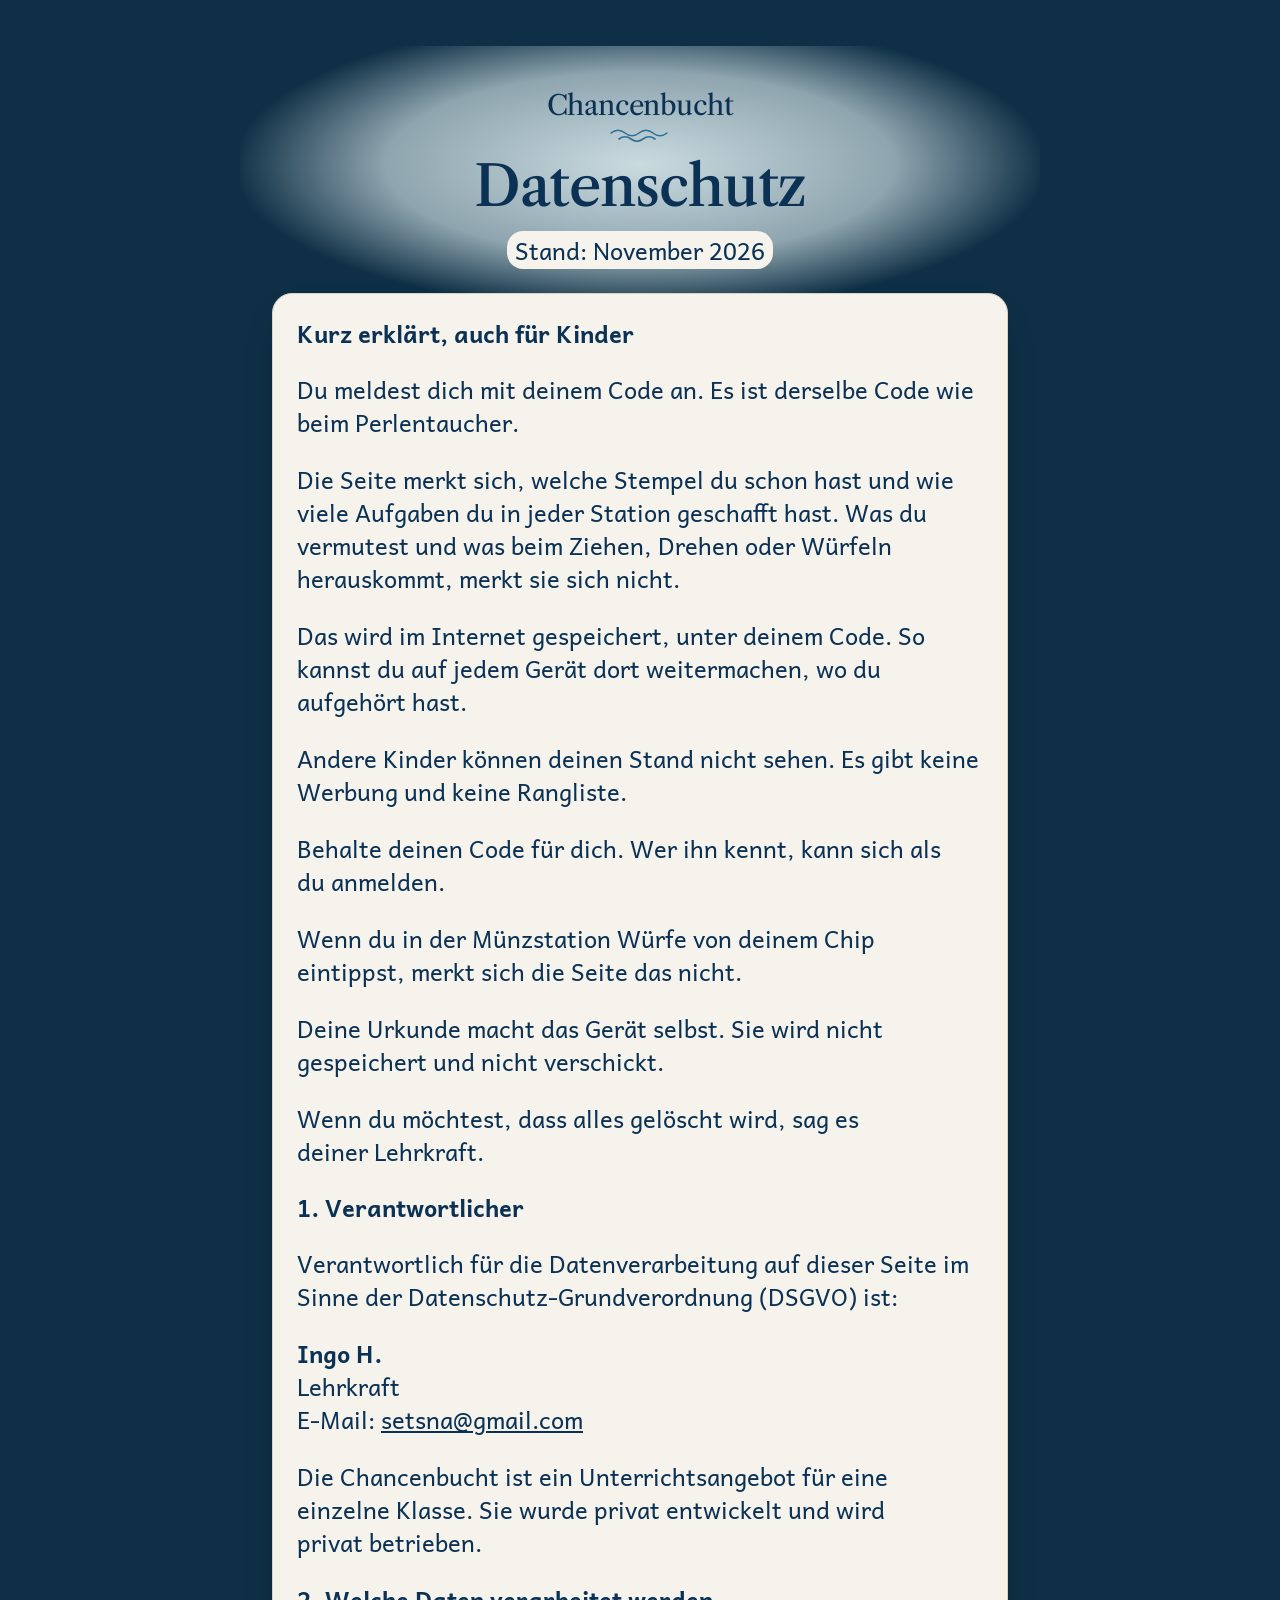
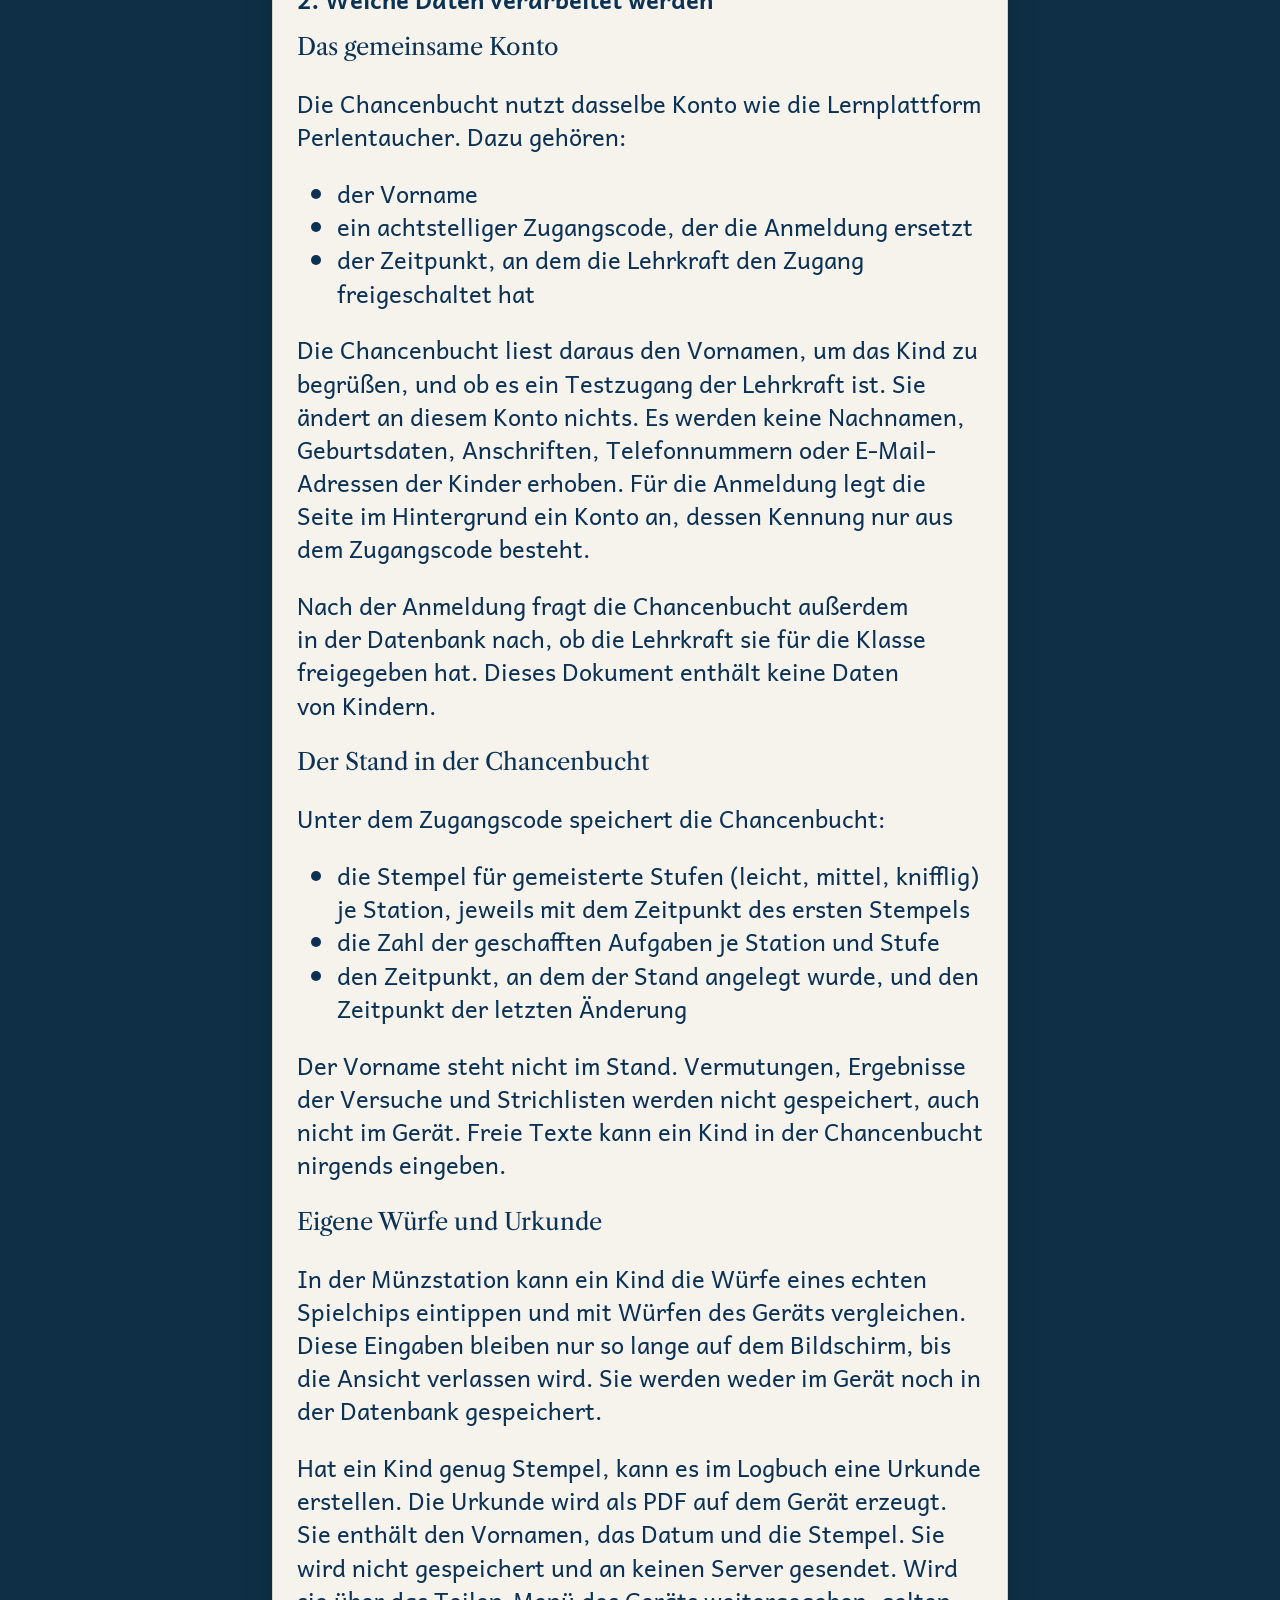
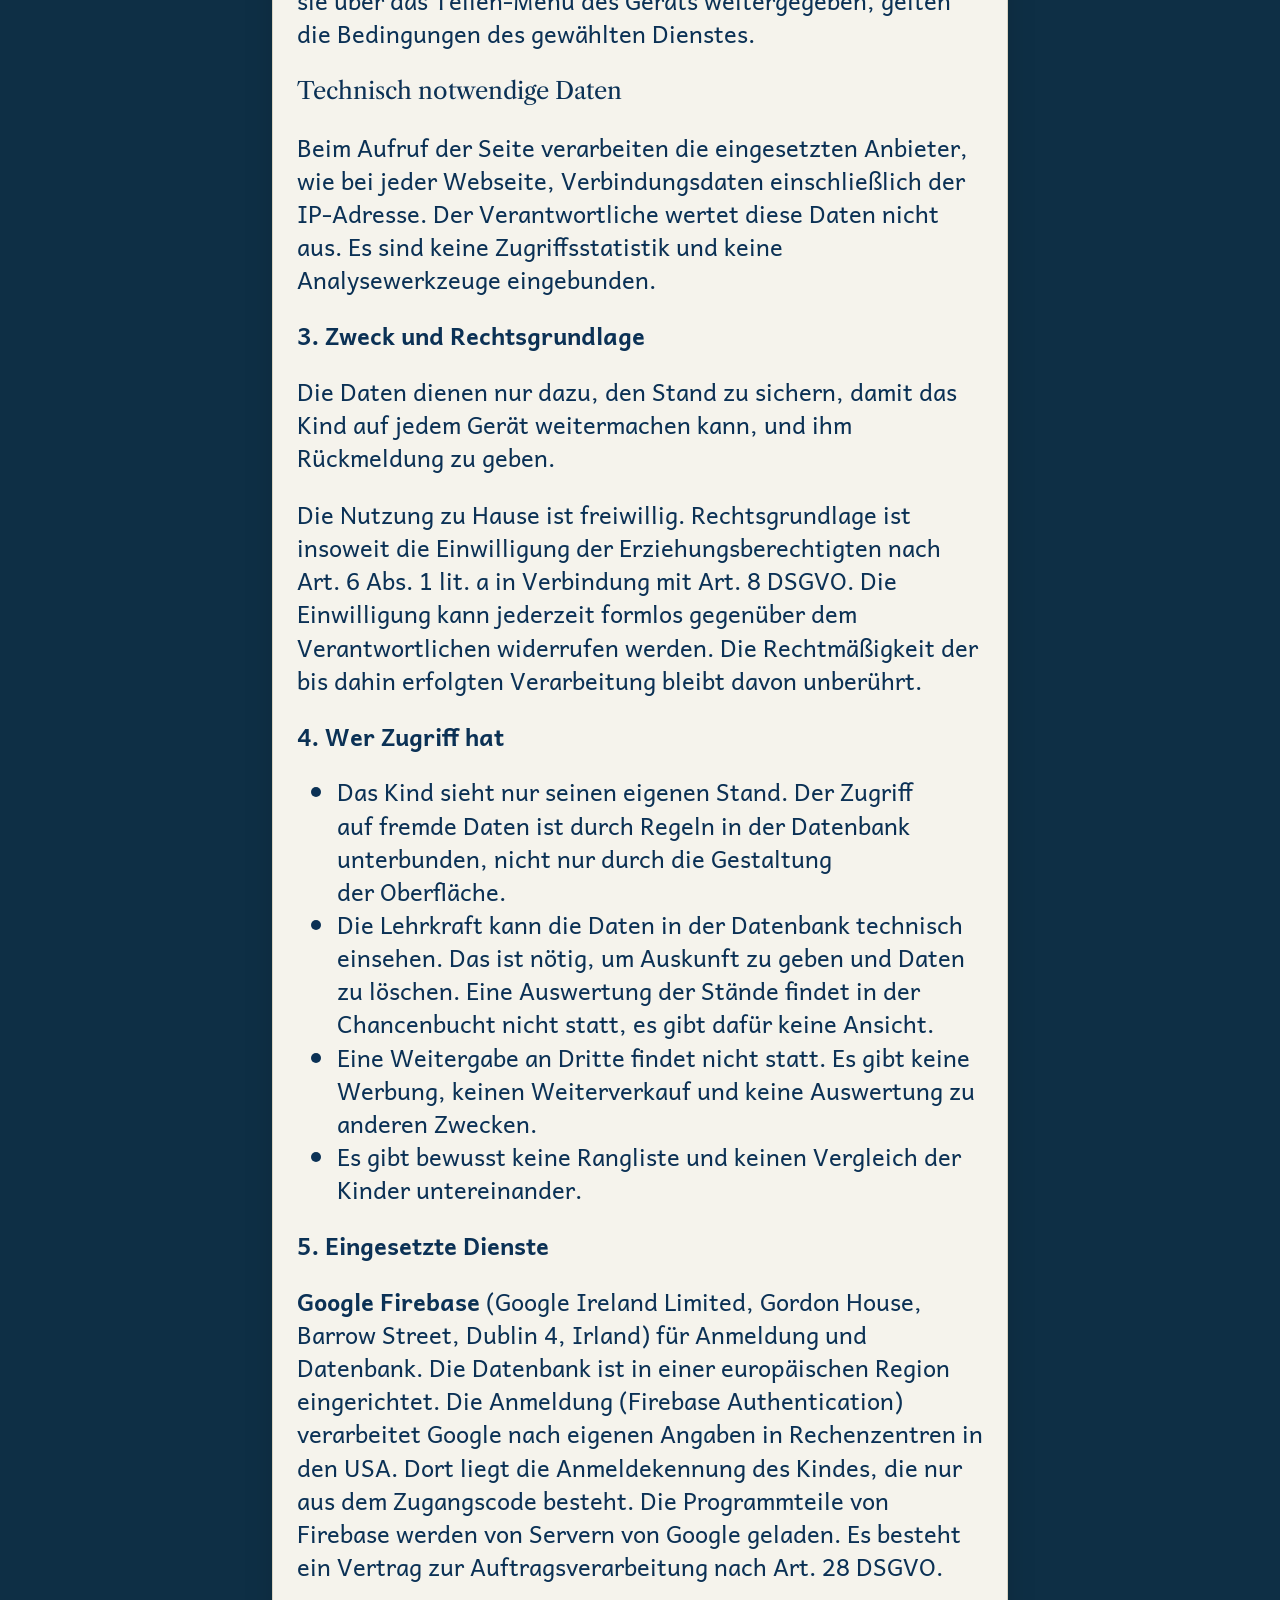
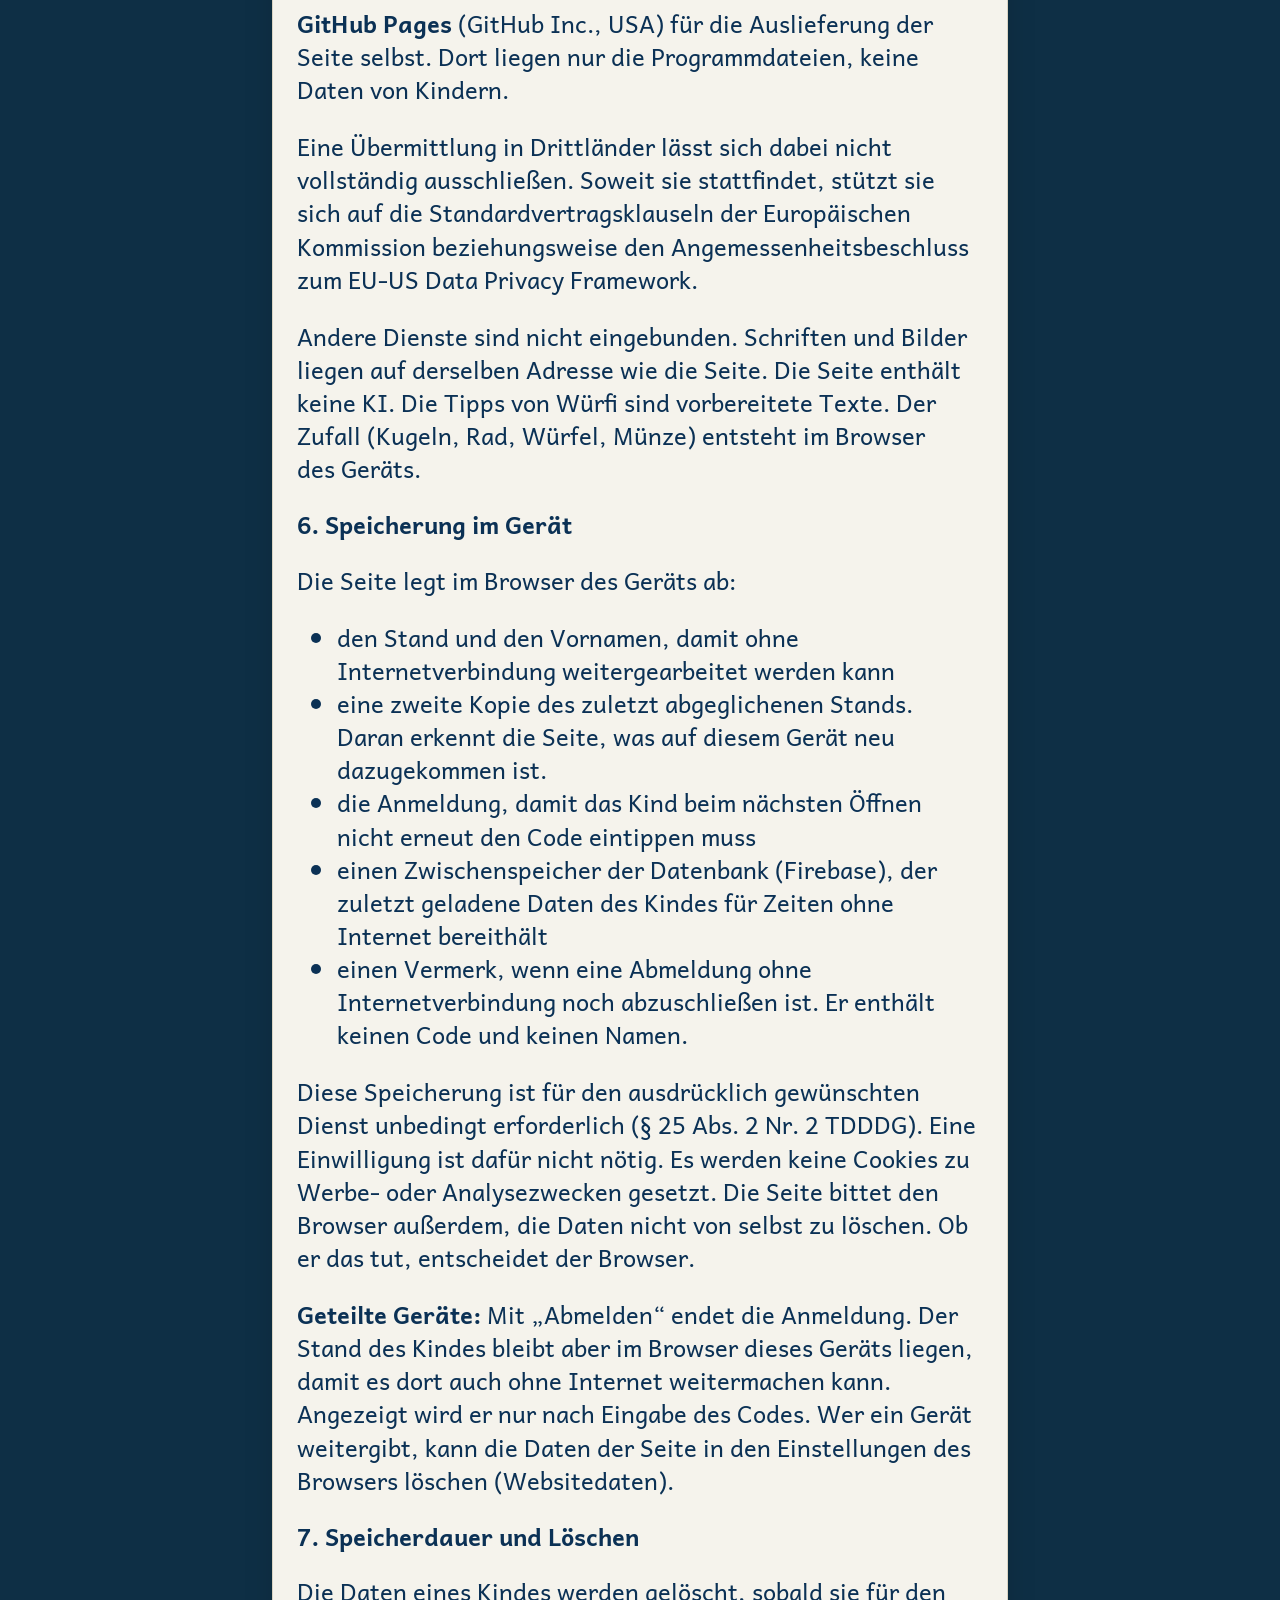
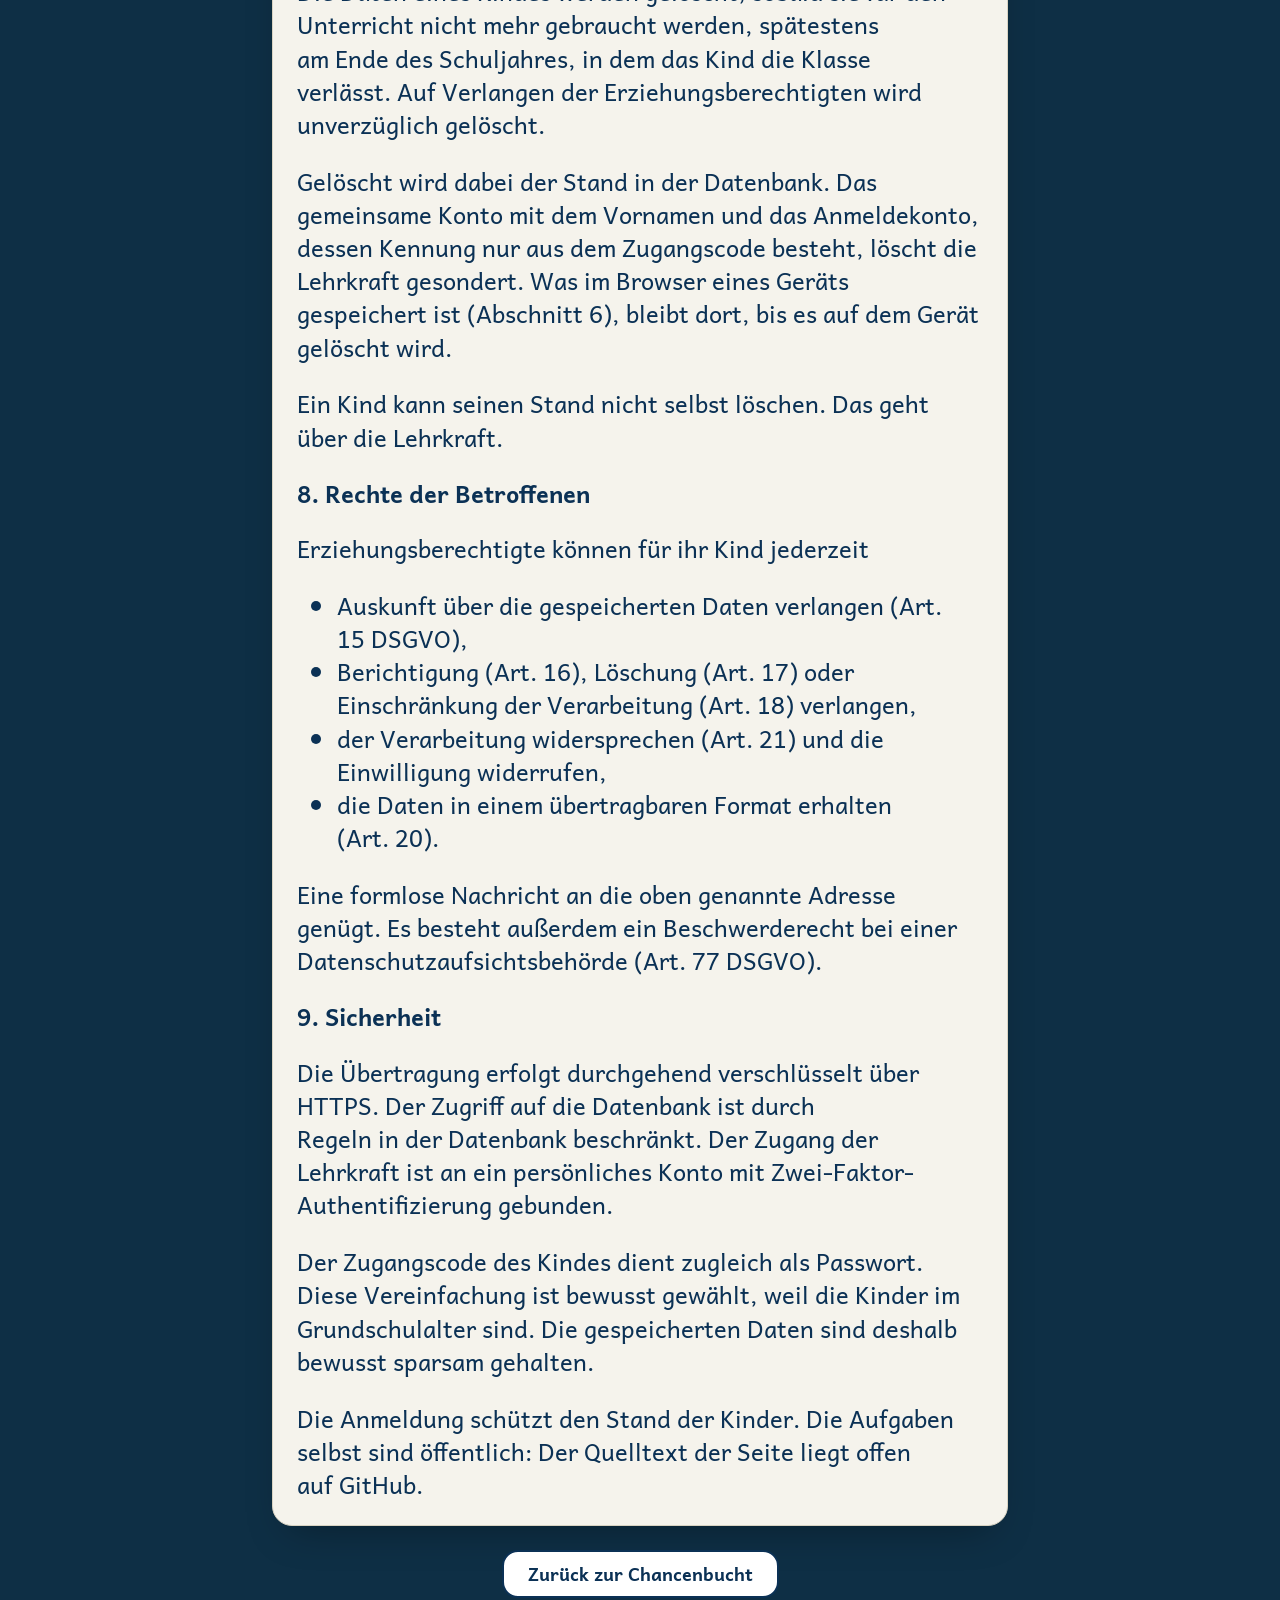
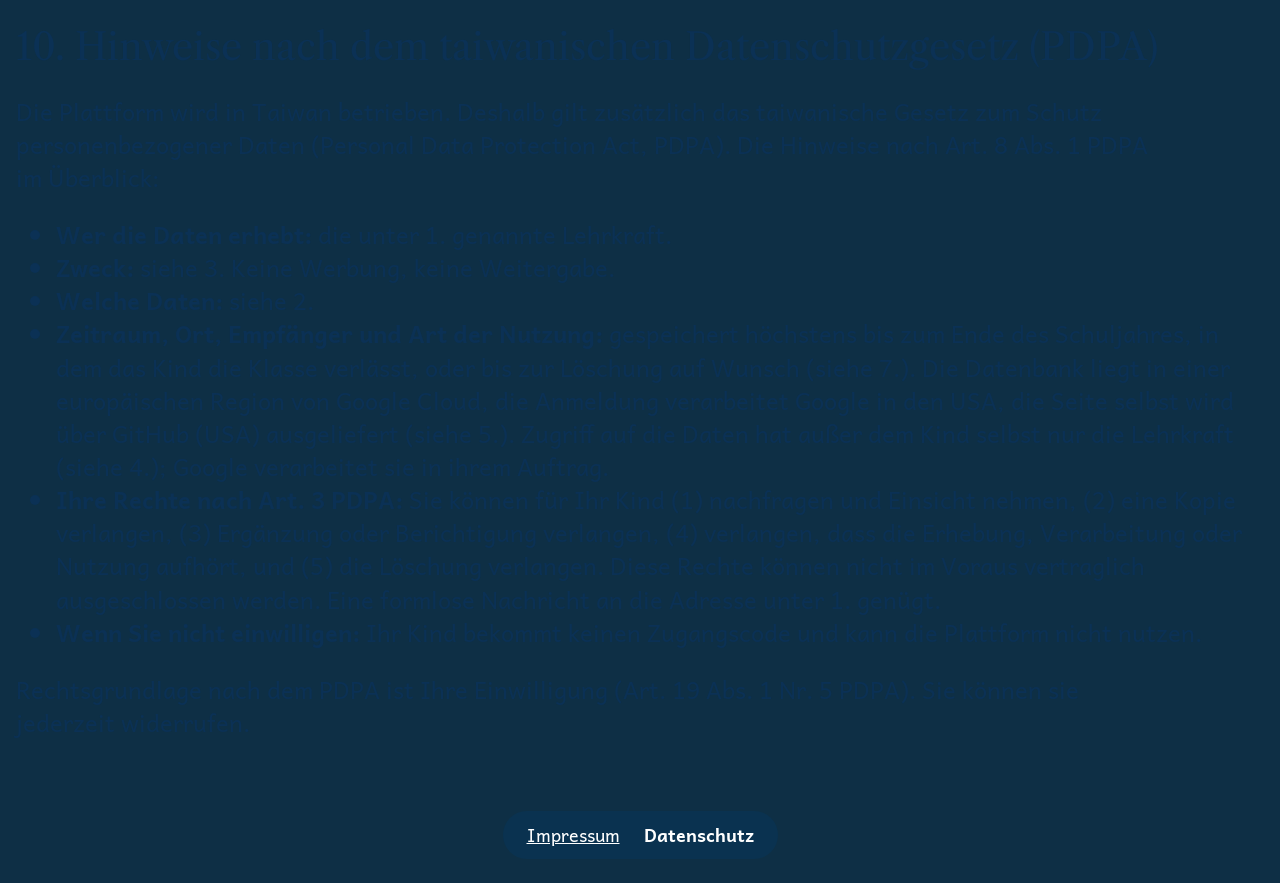
<file: datenschutz.html>
<!doctype html>
<html lang="de">
<head>
  <meta charset="utf-8">
  <meta name="viewport" content="width=device-width, initial-scale=1, viewport-fit=cover">
  <meta http-equiv="Content-Security-Policy" content="default-src 'self'; img-src 'self'; style-src 'self'; script-src 'self'; font-src 'self'; connect-src 'self'; manifest-src 'self'; base-uri 'none'; form-action 'none'; object-src 'none'">
  <meta name="referrer" content="no-referrer">
  <meta name="robots" content="noindex, nofollow">
  <meta name="theme-color" content="#0e2f45">
  <title>Datenschutz – Chancenbucht</title>
  <link rel="stylesheet" href="css/tokens.css?v=32">
  <link rel="stylesheet" href="css/chancenbucht.css?v=32">
</head>
<body class="text-seite">
  <main class="seite">
    <header class="kopf">
      <a class="wortmarke" href="./">Chancenbucht<svg class="welle" viewBox="0 0 62 14" aria-hidden="true" focusable="false"><path d="M2 5c5-4 9-4 14 0s9 4 14 0 9-4 14 0 9 4 14 0M10 11c4-3 8-3 12 0s8 3 12 0 8-3 12 0" fill="none" stroke-width="1.6" stroke-linecap="round"/></svg></a>
      <h1>Datenschutz</h1>
      <p class="stand">Stand: November 2026</p>
    </header>

    <section class="papier rechtstext" aria-label="Datenschutzerklärung">
      <h2>Kurz erklärt, auch für Kinder</h2>
      <p>Du meldest dich mit deinem Code an. Es ist derselbe Code wie beim Perlentaucher.</p>
      <p>Die Seite merkt sich, welche Stempel du schon hast und wie viele Aufgaben du in jeder Station geschafft hast. Was du vermutest und was beim Ziehen, Drehen oder Würfeln herauskommt, merkt sie sich nicht.</p>
      <p>Das wird im Internet gespeichert, unter deinem Code. So kannst du auf jedem Gerät dort weitermachen, wo du aufgehört hast.</p>
      <p>Andere Kinder können deinen Stand nicht sehen. Es gibt keine Werbung und keine Rangliste.</p>
      <p>Behalte deinen Code für dich. Wer ihn kennt, kann sich als du anmelden.</p>
      <p>Wenn du in der Münzstation Würfe von deinem Chip eintippst, merkt sich die Seite das nicht.</p>
      <p>Deine Urkunde macht das Gerät selbst. Sie wird nicht gespeichert und nicht verschickt.</p>
      <p>Wenn du möchtest, dass alles gelöscht wird, sag es deiner Lehrkraft.</p>

      <h2>1. Verantwortlicher</h2>
      <p>Verantwortlich für die Datenverarbeitung auf dieser Seite im Sinne der Datenschutz-Grundverordnung (DSGVO) ist:</p>
      <p><b>Ingo H.</b><br>Lehrkraft<br>E-Mail: <a href="mailto:setsna@gmail.com">setsna@gmail.com</a></p>
      <p>Die Chancenbucht ist ein Unterrichtsangebot für eine einzelne Klasse. Sie wurde privat entwickelt und wird privat betrieben.</p>

      <h2>2. Welche Daten verarbeitet werden</h2>
      <h3>Das gemeinsame Konto</h3>
      <p>Die Chancenbucht nutzt dasselbe Konto wie die Lernplattform Perlentaucher. Dazu gehören:</p>
      <ul>
        <li>der Vorname</li>
        <li>ein achtstelliger Zugangscode, der die Anmeldung ersetzt</li>
        <li>der Zeitpunkt, an dem die Lehrkraft den Zugang freigeschaltet hat</li>
      </ul>
      <p>Die Chancenbucht liest daraus den Vornamen, um das Kind zu begrüßen, und ob es ein Testzugang der Lehrkraft ist. Sie ändert an diesem Konto nichts. Es werden keine Nachnamen, Geburtsdaten, Anschriften, Telefonnummern oder E-Mail-Adressen der Kinder erhoben. Für die Anmeldung legt die Seite im Hintergrund ein Konto an, dessen Kennung nur aus dem Zugangscode besteht.</p>
      <p>Nach der Anmeldung fragt die Chancenbucht außerdem in der Datenbank nach, ob die Lehrkraft sie für die Klasse freigegeben hat. Dieses Dokument enthält keine Daten von Kindern.</p>

      <h3>Der Stand in der Chancenbucht</h3>
      <p>Unter dem Zugangscode speichert die Chancenbucht:</p>
      <ul>
        <li>die Stempel für gemeisterte Stufen (leicht, mittel, knifflig) je Station, jeweils mit dem Zeitpunkt des ersten Stempels</li>
        <li>die Zahl der geschafften Aufgaben je Station und Stufe</li>
        <li>den Zeitpunkt, an dem der Stand angelegt wurde, und den Zeitpunkt der letzten Änderung</li>
      </ul>
      <p>Der Vorname steht nicht im Stand. Vermutungen, Ergebnisse der Versuche und Strichlisten werden nicht gespeichert, auch nicht im Gerät. Freie Texte kann ein Kind in der Chancenbucht nirgends eingeben.</p>

      <h3>Eigene Würfe und Urkunde</h3>
      <p>In der Münzstation kann ein Kind die Würfe eines echten Spielchips eintippen und mit Würfen des Geräts vergleichen. Diese Eingaben bleiben nur so lange auf dem Bildschirm, bis die Ansicht verlassen wird. Sie werden weder im Gerät noch in der Datenbank gespeichert.</p>
      <p>Hat ein Kind genug Stempel, kann es im Logbuch eine Urkunde erstellen. Die Urkunde wird als PDF auf dem Gerät erzeugt. Sie enthält den Vornamen, das Datum und die Stempel. Sie wird nicht gespeichert und an keinen Server gesendet. Wird sie über das Teilen-Menü des Geräts weitergegeben, gelten die Bedingungen des gewählten Dienstes.</p>

      <h3>Technisch notwendige Daten</h3>
      <p>Beim Aufruf der Seite verarbeiten die eingesetzten Anbieter, wie bei jeder Webseite, Verbindungsdaten einschließlich der IP-Adresse. Der Verantwortliche wertet diese Daten nicht aus. Es sind keine Zugriffsstatistik und keine Analysewerkzeuge eingebunden.</p>

      <h2>3. Zweck und Rechtsgrundlage</h2>
      <p>Die Daten dienen nur dazu, den Stand zu sichern, damit das Kind auf jedem Gerät weitermachen kann, und ihm Rückmeldung zu geben.</p>
      <p>Die Nutzung zu Hause ist freiwillig. Rechtsgrundlage ist insoweit die Einwilligung der Erziehungsberechtigten nach Art. 6 Abs. 1 lit. a in Verbindung mit Art. 8 DSGVO. Die Einwilligung kann jederzeit formlos gegenüber dem Verantwortlichen widerrufen werden. Die Rechtmäßigkeit der bis dahin erfolgten Verarbeitung bleibt davon unberührt.</p>

      <h2>4. Wer Zugriff hat</h2>
      <ul>
        <li>Das Kind sieht nur seinen eigenen Stand. Der Zugriff auf fremde Daten ist durch Regeln in der Datenbank unterbunden, nicht nur durch die Gestaltung der Oberfläche.</li>
        <li>Die Lehrkraft kann die Daten in der Datenbank technisch einsehen. Das ist nötig, um Auskunft zu geben und Daten zu löschen. Eine Auswertung der Stände findet in der Chancenbucht nicht statt, es gibt dafür keine Ansicht.</li>
        <li>Eine Weitergabe an Dritte findet nicht statt. Es gibt keine Werbung, keinen Weiterverkauf und keine Auswertung zu anderen Zwecken.</li>
        <li>Es gibt bewusst keine Rangliste und keinen Vergleich der Kinder untereinander.</li>
      </ul>

      <h2>5. Eingesetzte Dienste</h2>
      <p><b>Google Firebase</b> (Google Ireland Limited, Gordon House, Barrow Street, Dublin 4, Irland) für Anmeldung und Datenbank. Die Datenbank ist in einer europäischen Region eingerichtet. Die Anmeldung (Firebase Authentication) verarbeitet Google nach eigenen Angaben in Rechenzentren in den USA. Dort liegt die Anmeldekennung des Kindes, die nur aus dem Zugangscode besteht. Die Programmteile von Firebase werden von Servern von Google geladen. Es besteht ein Vertrag zur Auftragsverarbeitung nach Art. 28 DSGVO.</p>
      <p><b>GitHub Pages</b> (GitHub Inc., USA) für die Auslieferung der Seite selbst. Dort liegen nur die Programmdateien, keine Daten von Kindern.</p>
      <p>Eine Übermittlung in Drittländer lässt sich dabei nicht vollständig ausschließen. Soweit sie stattfindet, stützt sie sich auf die Standardvertragsklauseln der Europäischen Kommission beziehungsweise den Angemessenheitsbeschluss zum EU-US Data Privacy Framework.</p>
      <p>Andere Dienste sind nicht eingebunden. Schriften und Bilder liegen auf derselben Adresse wie die Seite. Die Seite enthält keine KI. Die Tipps von Würfi sind vorbereitete Texte. Der Zufall (Kugeln, Rad, Würfel, Münze) entsteht im Browser des Geräts.</p>

      <h2>6. Speicherung im Gerät</h2>
      <p>Die Seite legt im Browser des Geräts ab:</p>
      <ul>
        <li>den Stand und den Vornamen, damit ohne Internetverbindung weitergearbeitet werden kann</li>
        <li>eine zweite Kopie des zuletzt abgeglichenen Stands. Daran erkennt die Seite, was auf diesem Gerät neu dazugekommen ist.</li>
        <li>die Anmeldung, damit das Kind beim nächsten Öffnen nicht erneut den Code eintippen muss</li>
        <li>einen Zwischenspeicher der Datenbank (Firebase), der zuletzt geladene Daten des Kindes für Zeiten ohne Internet bereithält</li>
        <li>einen Vermerk, wenn eine Abmeldung ohne Internetverbindung noch abzuschließen ist. Er enthält keinen Code und keinen Namen.</li>
      </ul>
      <p>Diese Speicherung ist für den ausdrücklich gewünschten Dienst unbedingt erforderlich (§ 25 Abs. 2 Nr. 2 TDDDG). Eine Einwilligung ist dafür nicht nötig. Es werden keine Cookies zu Werbe- oder Analysezwecken gesetzt. Die Seite bittet den Browser außerdem, die Daten nicht von selbst zu löschen. Ob er das tut, entscheidet der Browser.</p>
      <p><b>Geteilte Geräte:</b> Mit „Abmelden“ endet die Anmeldung. Der Stand des Kindes bleibt aber im Browser dieses Geräts liegen, damit es dort auch ohne Internet weitermachen kann. Angezeigt wird er nur nach Eingabe des Codes. Wer ein Gerät weitergibt, kann die Daten der Seite in den Einstellungen des Browsers löschen (Websitedaten).</p>

      <h2>7. Speicherdauer und Löschen</h2>
      <p>Die Daten eines Kindes werden gelöscht, sobald sie für den Unterricht nicht mehr gebraucht werden, spätestens am Ende des Schuljahres, in dem das Kind die Klasse verlässt. Auf Verlangen der Erziehungsberechtigten wird unverzüglich gelöscht.</p>
      <p>Gelöscht wird dabei der Stand in der Datenbank. Das gemeinsame Konto mit dem Vornamen und das Anmeldekonto, dessen Kennung nur aus dem Zugangscode besteht, löscht die Lehrkraft gesondert. Was im Browser eines Geräts gespeichert ist (Abschnitt 6), bleibt dort, bis es auf dem Gerät gelöscht wird.</p>
      <p>Ein Kind kann seinen Stand nicht selbst löschen. Das geht über die Lehrkraft.</p>

      <h2>8. Rechte der Betroffenen</h2>
      <p>Erziehungsberechtigte können für ihr Kind jederzeit</p>
      <ul>
        <li>Auskunft über die gespeicherten Daten verlangen (Art. 15 DSGVO),</li>
        <li>Berichtigung (Art. 16), Löschung (Art. 17) oder Einschränkung der Verarbeitung (Art. 18) verlangen,</li>
        <li>der Verarbeitung widersprechen (Art. 21) und die Einwilligung widerrufen,</li>
        <li>die Daten in einem übertragbaren Format erhalten (Art. 20).</li>
      </ul>
      <p>Eine formlose Nachricht an die oben genannte Adresse genügt. Es besteht außerdem ein Beschwerderecht bei einer Datenschutzaufsichtsbehörde (Art. 77 DSGVO).</p>

      <h2>9. Sicherheit</h2>
      <p>Die Übertragung erfolgt durchgehend verschlüsselt über HTTPS. Der Zugriff auf die Datenbank ist durch Regeln in der Datenbank beschränkt. Der Zugang der Lehrkraft ist an ein persönliches Konto mit Zwei-Faktor-Authentifizierung gebunden.</p>
      <p>Der Zugangscode des Kindes dient zugleich als Passwort. Diese Vereinfachung ist bewusst gewählt, weil die Kinder im Grundschulalter sind. Die gespeicherten Daten sind deshalb bewusst sparsam gehalten.</p>
      <p>Die Anmeldung schützt den Stand der Kinder. Die Aufgaben selbst sind öffentlich: Der Quelltext der Seite liegt offen auf GitHub.</p>
    </section>

    <p class="knopfreihe knopfreihe--mitte"><a class="knopf" href="./">Zurück zur Chancenbucht</a></p>

      <h2>10. Hinweise nach dem taiwanischen Datenschutzgesetz (PDPA)</h2>
      <p>Die Plattform wird in Taiwan betrieben. Deshalb gilt zusätzlich das
        taiwanische Gesetz zum Schutz personenbezogener Daten (Personal Data
        Protection Act, PDPA). Die Hinweise nach Art. 8 Abs. 1 PDPA im Überblick:</p>
      <ul>
        <li><b>Wer die Daten erhebt:</b> die unter 1. genannte Lehrkraft.</li>
        <li><b>Zweck:</b> siehe 3. Keine Werbung, keine Weitergabe.</li>
        <li><b>Welche Daten:</b> siehe 2.</li>
        <li><b>Zeitraum, Ort, Empfänger und Art der Nutzung:</b> gespeichert
          höchstens bis zum Ende des Schuljahres, in dem das Kind die Klasse
          verlässt, oder bis zur Löschung auf Wunsch (siehe 7.). Die Datenbank
          liegt in einer europäischen Region von Google Cloud, die Anmeldung
          verarbeitet Google in den USA, die Seite selbst wird über GitHub (USA)
          ausgeliefert (siehe 5.). Zugriff auf die Daten hat außer dem Kind
          selbst nur die Lehrkraft (siehe 4.); Google verarbeitet sie in ihrem Auftrag.</li>
        <li><b>Ihre Rechte nach Art. 3 PDPA:</b> Sie können für Ihr Kind
          (1) nachfragen und Einsicht nehmen, (2) eine Kopie verlangen,
          (3) Ergänzung oder Berichtigung verlangen, (4) verlangen, dass die
          Erhebung, Verarbeitung oder Nutzung aufhört, und (5) die Löschung
          verlangen. Diese Rechte können nicht im Voraus vertraglich
          ausgeschlossen werden. Eine formlose Nachricht an die Adresse unter 1.
          genügt.</li>
        <li><b>Wenn Sie nicht einwilligen:</b> Ihr Kind bekommt keinen
          Zugangscode und kann die Plattform nicht nutzen.</li>
      </ul>
      <p>Rechtsgrundlage nach dem PDPA ist Ihre Einwilligung (Art. 19 Abs. 1
        Nr. 5 PDPA). Sie können sie jederzeit widerrufen.</p>
  </main>
  <footer class="fuss"><a href="impressum.html">Impressum</a> <a href="datenschutz.html" aria-current="page">Datenschutz</a></footer>
</body>
</html>
</file>
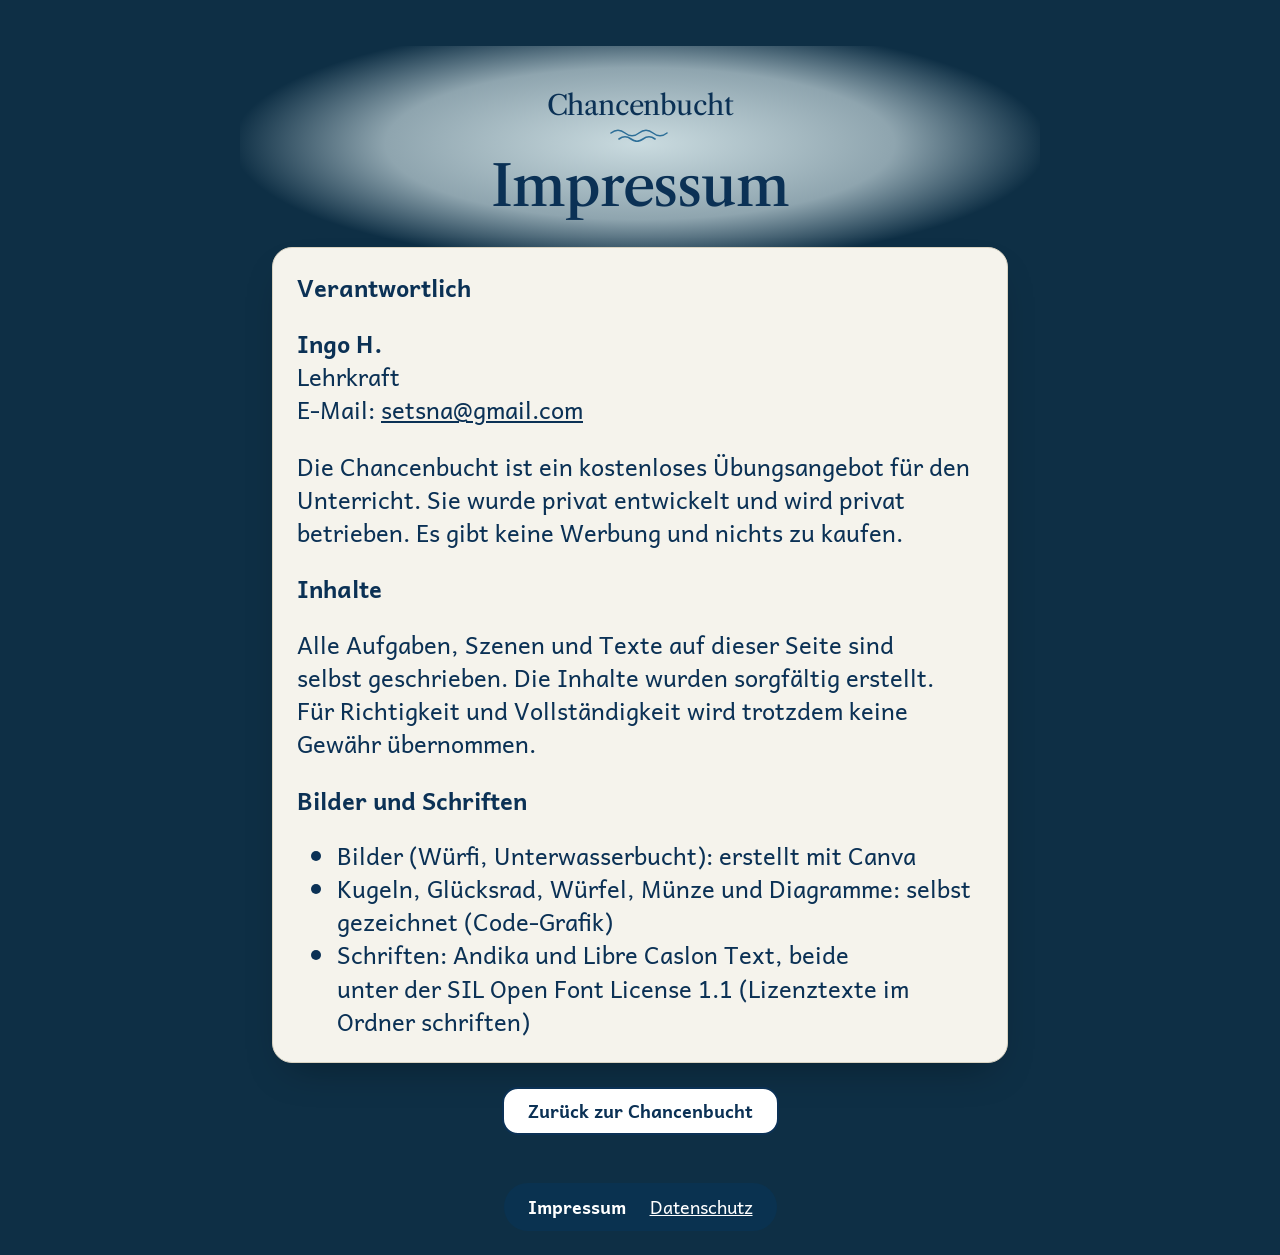
<file: impressum.html>
<!doctype html>
<html lang="de">
<head>
  <meta charset="utf-8">
  <meta name="viewport" content="width=device-width, initial-scale=1, viewport-fit=cover">
  <meta http-equiv="Content-Security-Policy" content="default-src 'self'; img-src 'self'; style-src 'self'; script-src 'self'; font-src 'self'; connect-src 'self'; manifest-src 'self'; base-uri 'none'; form-action 'none'; object-src 'none'">
  <meta name="referrer" content="no-referrer">
  <meta name="robots" content="noindex, nofollow">
  <meta name="theme-color" content="#0e2f45">
  <title>Impressum – Chancenbucht</title>
  <link rel="stylesheet" href="css/tokens.css?v=32">
  <link rel="stylesheet" href="css/chancenbucht.css?v=32">
</head>
<body class="text-seite">
  <main class="seite">
    <header class="kopf">
      <a class="wortmarke" href="./">Chancenbucht<svg class="welle" viewBox="0 0 62 14" aria-hidden="true" focusable="false"><path d="M2 5c5-4 9-4 14 0s9 4 14 0 9-4 14 0 9 4 14 0M10 11c4-3 8-3 12 0s8 3 12 0 8-3 12 0" fill="none" stroke-width="1.6" stroke-linecap="round"/></svg></a>
      <h1>Impressum</h1>
    </header>

    <section class="papier rechtstext" aria-label="Impressum">
      <h2>Verantwortlich</h2>
      <p><b>Ingo H.</b><br>Lehrkraft<br>E-Mail: <a href="mailto:setsna@gmail.com">setsna@gmail.com</a></p>
      <p>Die Chancenbucht ist ein kostenloses Übungsangebot für den Unterricht. Sie wurde privat entwickelt und wird privat betrieben. Es gibt keine Werbung und nichts zu kaufen.</p>

      <h2>Inhalte</h2>
      <p>Alle Aufgaben, Szenen und Texte auf dieser Seite sind selbst geschrieben. Die Inhalte wurden sorgfältig erstellt. Für Richtigkeit und Vollständigkeit wird trotzdem keine Gewähr übernommen.</p>

      <h2>Bilder und Schriften</h2>
      <ul>
        <li>Bilder (Würfi, Unterwasserbucht): erstellt mit Canva</li>
        <li>Kugeln, Glücksrad, Würfel, Münze und Diagramme: selbst gezeichnet (Code-Grafik)</li>
        <li>Schriften: Andika und Libre Caslon Text, beide unter der SIL Open Font License 1.1 (Lizenztexte im Ordner <span lang="en">schriften</span>)</li>
      </ul>
    </section>

    <p class="knopfreihe knopfreihe--mitte"><a class="knopf" href="./">Zurück zur Chancenbucht</a></p>
  </main>
  <footer class="fuss"><a href="impressum.html" aria-current="page">Impressum</a> <a href="datenschutz.html">Datenschutz</a></footer>
</body>
</html>
</file>
<file: css/tokens.css>
/* Chancenbucht: Schriften, Farben, Abstände, Schriftgrößen an einer Stelle.
   Grundlage: Lernlagune DESIGN.md. Die Inhaltsfarben (Kugeln, Felder) kommen in Etappe 1c dazu. */

@font-face {
  font-family: 'Libre Caslon Text';
  src: url('../schriften/libre-caslon-text.woff2') format('woff2');
  font-weight: 400 700;
  font-style: normal;
  font-display: swap;
}
@font-face {
  font-family: 'Andika';
  src: url('../schriften/andika-regular.woff2') format('woff2');
  font-weight: 400;
  font-style: normal;
  font-display: swap;
}
@font-face {
  font-family: 'Andika';
  src: url('../schriften/andika-bold.woff2') format('woff2');
  font-weight: 700;
  font-style: normal;
  font-display: swap;
}

:root {
  /* Farben (Lernlagune) */
  --tiefe: #0e2f45;
  --navy: #0b3155;
  --navy-weich: #133c5a;
  --welle: #2d6f98;
  --weiss: #ffffff;
  --papier: #f5f3ec;
  --papier-linie: #d9d3c2;
  --tinte-leise: #4a6275;
  --glas-kante: rgba(255, 255, 255, 0.5);
  --glas-schatten: rgba(0, 0, 0, 0.36);
  --nebel: rgba(10, 52, 84, 0.7);

  /* Inhaltsfarben für Kugeln und Felder: gedämpft, gut unterscheidbar, jede mit eigenem Muster
     (blau Streifen, rot Punkte, gelb glatt, grün Karo). Nie nur über die Farbe unterscheiden. */
  --kugel-blau: #2f5f8f;
  --kugel-rot: #b4553b;
  --kugel-gelb: #d1a23a;
  --kugel-gruen: #3e8a72;
  --muster-hell: rgba(255, 255, 255, 0.55);

  /* Schriften */
  --schrift-name: 'Libre Caslon Text', Georgia, 'Times New Roman', serif;
  --schrift-text: 'Andika', 'Trebuchet MS', system-ui, sans-serif;

  /* Schriftgrößen (rem mit Untergrenze, damit Lesetext nicht schrumpft) */
  --gr-display: clamp(2.25rem, 1.6rem + 2.4vw, 3.75rem);
  --gr-title: clamp(1.75rem, 1.4rem + 1.2vw, 2.5rem);
  --gr-text: clamp(1.25rem, 1rem + 0.6vw, 1.625rem);
  --gr-label: clamp(1rem, 0.9rem + 0.3vw, 1.125rem);
  --gr-klein: clamp(1rem, 0.92rem + 0.25vw, 1.125rem);

  /* Abstände */
  --a-xs: 0.25rem;
  --a-s: 0.5rem;
  --a-m: 1rem;
  --a-l: 1.5rem;
  --a-xl: 2.5rem;
  --zeile: 34em;

  /* Rundungen */
  --r-papier: 1.25rem;
  --r-knopf: 1rem;

  /* Bewegung: nur opacity und transform */
  --kurve: cubic-bezier(0.16, 1, 0.3, 1);
  --dauer: 220ms;

  /* Touchziel */
  --tippen: 48px;
}
</file>
<file: css/chancenbucht.css>
/* Chancenbucht: Gestaltung nach Lernlagune DESIGN.md (Etappe 1c).
   Grundregeln: Navy nur im Licht (heller Hof hinter dunkler Schrift), Glasrezept unverändert
   (blur 6px, saturate 140 %, 2-px-Lichtkante), Bewegung nur über opacity und transform,
   Touchziele mindestens 48 px, Lesetext mit Untergrenze (rem/clamp), Grafik und Rahmen am Maßstab --s. */

*, *::before, *::after { box-sizing: border-box; }
html { -webkit-text-size-adjust: 100%; overflow-x: clip; }

/* ---------- Maßstab: Entwurf 1088 px breit (iPad hoch) ---------- */
:root { --s: calc(min(100vw, 1088px) / 1088); }
@media (orientation: landscape) and (min-width: 820px) {
  /* nie über 1: Sonst wächst die Schrift auf großen Bildschirmen, die Seite aber nicht (Ingos Monitor, 15.11.2026) */
  :root { --s: min(1px, calc(100svh / 1010), calc(100vw / 1360)); }
}
@media (max-width: 640px) and (orientation: portrait) {
  :root { --s: min(1px, calc(100vw / 600)); }
}

body {
  margin: 0;
  min-height: 100vh;
  min-height: 100svh;
  font-family: var(--schrift-text);
  font-size: var(--gr-text);
  line-height: 1.4;
  color: var(--navy);
  background: var(--tiefe);
  position: relative;
  isolation: isolate;
  overflow-x: clip;   /* Lichthof und Licht dürfen nicht seitlich überstehen (kein waagerechtes Scrollen) */
}
:focus-visible { outline: 3px solid var(--navy); outline-offset: 4px; }

.nurvorlesen {
  position: absolute; width: 1px; height: 1px; margin: -1px; padding: 0; overflow: hidden;
  clip: rect(0 0 0 0); clip-path: inset(50%); white-space: nowrap; border: 0;
}

/* ---------- Wasser, Licht, Blasen ---------- */
.wasser {
  position: fixed; inset: 0; z-index: -2; pointer-events: none;
  background: linear-gradient(180deg, #e6f2ef 0%, #a9d4e1 30%, #3f86a8 70%, #12425f 100%);   /* Ersatz, solange das Bild lädt */
}
.wasser img { width: 100%; height: 100%; object-fit: cover; object-position: 50% 0%; display: block; }
.licht, .blasen { position: absolute; z-index: -1; pointer-events: none; }
.licht {
  top: 0; left: 50%;
  width: min(60rem, 100%); height: calc(560 * var(--s));
  transform: translateX(-50%);
  background: radial-gradient(ellipse 46% 64% at 50% 0%, rgba(255, 252, 235, 0.55), rgba(220, 244, 250, 0.2) 55%, transparent 80%);
  opacity: 0.75;
  animation: licht-atmen 11s ease-in-out infinite alternate;
}
@keyframes licht-atmen { to { opacity: 1; transform: translateX(-50%) scaleX(1.08); } }
.blasen { inset: 0 0 auto; height: 100vh; height: 100svh; overflow: hidden; }
.blasen span {
  position: absolute; bottom: 0;
  width: 0.875rem; aspect-ratio: 1; border-radius: 50%;
  border: 1px solid rgba(235, 250, 255, 0.55);
  background: radial-gradient(circle at 32% 30%, rgba(255, 255, 255, 0.7) 0 14%, rgba(200, 238, 250, 0.08) 40%, transparent 70%);
  opacity: 0;
  animation: blase-steigt 18s linear infinite;
}
.blasen span:nth-child(1) { left: 1%; animation-duration: 17s; animation-delay: -2s; }
.blasen span:nth-child(2) { left: 2.4%; width: 0.5625rem; animation-duration: 22s; animation-delay: -11s; }
.blasen span:nth-child(3) { left: 3.4%; width: 0.375rem; animation-duration: 15s; animation-delay: -7s; }
.blasen span:nth-child(4) { right: 1%; width: 0.6875rem; animation-duration: 20s; animation-delay: -4s; }
.blasen span:nth-child(5) { right: 2.6%; width: 0.4375rem; animation-duration: 16s; animation-delay: -13s; }
.blasen span:nth-child(6) { right: 3.4%; width: 0.5625rem; animation-duration: 24s; animation-delay: -18s; }
@keyframes blase-steigt {
  0% { transform: translate3d(0, 0, 0); opacity: 0; }
  10% { opacity: 0.9; }
  50% { transform: translate3d(10px, -50vh, 0); }
  85% { opacity: 0.7; }
  100% { transform: translate3d(-6px, -100vh, 0); opacity: 0; }
}
.ruht .licht, .ruht .blasen span { animation-play-state: paused; }

/* ---------- Seite ---------- */
.seite { max-width: 80rem; margin: 0 auto; padding: calc(96 * var(--s)) var(--a-m) var(--a-l); outline: none; }

/* Kopf im Lichthof: Navy steht nur auf hellem Grund */
.kopf { position: relative; text-align: center; margin: 0 auto var(--a-l); max-width: 44rem; }
.kopf::before {
  content: ''; position: absolute; z-index: -1; inset: -2.5rem -3rem;
  background: radial-gradient(ellipse at 50% 45%, rgba(228, 243, 245, 0.88) 0%, rgba(228, 243, 245, 0.6) 45%, transparent 72%);
  pointer-events: none;
}
.wortmarke {
  font-family: var(--schrift-name); font-size: max(1rem, calc(31 * var(--s))); letter-spacing: -0.02em;
  margin: 0 0 var(--a-s); display: inline-flex; flex-direction: column; align-items: center; gap: var(--a-xs);
  color: var(--navy);
}
a.wortmarke { text-decoration: none; min-height: var(--tippen); justify-content: center; }
.welle { width: 62px; height: 14px; stroke: var(--welle); }
h1 { font-family: var(--schrift-name); font-weight: 500; font-size: var(--gr-display); line-height: 1.3; letter-spacing: -0.02em; margin: 0; }
h2 { font-family: var(--schrift-name); font-weight: 400; font-size: var(--gr-title); line-height: 1.3; margin: var(--a-l) 0 var(--a-s); }
h3 { font-family: var(--schrift-name); font-weight: 400; font-size: var(--gr-text); margin: var(--a-m) 0 var(--a-xs); }
.unterzeile { margin: var(--a-s) 0 0; color: var(--navy-weich); font-size: var(--gr-text); }

/* Würfi: gemaltes Bild, rund ausgeblendet, kein Rahmen, keine Bewegung */
.wuerfi {
  display: block; margin: var(--a-m) auto 0;
  width: clamp(9rem, calc(300 * var(--s)), 18rem); height: auto; aspect-ratio: 1;
  border-radius: 50%;
  -webkit-mask-image: radial-gradient(circle at 50% 50%, #000 56%, transparent 71%);
  mask-image: radial-gradient(circle at 50% 50%, #000 56%, transparent 71%);
}

/* ---------- Papier: helle Fläche für Formulare und Text ---------- */
.papier {
  background: var(--papier);
  border: 1px solid var(--papier-linie);
  border-radius: var(--r-papier);
  padding: var(--a-l);
  margin: var(--a-l) auto;
  max-width: 40rem;
  box-shadow: 0 18px 40px -18px var(--glas-schatten);
}
.papier > :first-child { margin-top: 0; }
.papier > :last-child { margin-bottom: 0; }
.papier p, .papier li { max-width: var(--zeile); }
.papier a { color: var(--navy); }
.leise { color: var(--tinte-leise); font-size: var(--gr-klein); }

/* Formular */
label { display: block; font-size: var(--gr-label); font-weight: 700; margin-bottom: var(--a-xs); }
input[type="text"] {
  font: inherit; color: var(--navy); background: var(--weiss);
  border: 2px solid var(--navy-weich); border-radius: var(--r-knopf);
  min-height: var(--tippen); padding: 0 var(--a-m); width: 100%;
}
.code-feld { max-width: 16rem; letter-spacing: 0.12em; text-transform: uppercase; }
.hinweis-feld { min-height: 1.45em; margin: var(--a-s) 0 0; font-weight: 700; }
.hinweis-feld:empty { min-height: 0; }

/* Knöpfe */
.knopf {
  font: inherit; font-size: var(--gr-label); font-weight: 700;
  min-height: var(--tippen); min-width: var(--tippen); padding: 0 var(--a-l);
  border-radius: var(--r-knopf); border: 2px solid var(--navy); background: var(--weiss); color: var(--navy);
  cursor: pointer; transition: transform var(--dauer) var(--kurve);
}
.knopf:active { transform: scale(0.98); }
.knopf[disabled] { opacity: 0.55; cursor: not-allowed; }
.knopf.haupt { background: var(--navy); color: var(--weiss); }
a.knopf { display: inline-flex; align-items: center; text-decoration: none; }
.knopfreihe { display: flex; flex-wrap: wrap; gap: var(--a-s) var(--a-m); align-items: center; margin: var(--a-l) 0 0; }
.knopfreihe--mitte { justify-content: center; }
/* Ruhiger Glasknopf auf dem Wasser (z. B. Abmelden) */
.knopf.glas-knopf {
  background: rgba(10, 52, 84, 0.74); color: var(--weiss); border-color: var(--glas-kante);   /* 0.74: Weiß bleibt auch über hellem Sand über 4.5 : 1 */
  -webkit-backdrop-filter: blur(6px); backdrop-filter: blur(6px);
}
.knopf.glas-knopf:focus-visible { outline-color: var(--weiss); }

/* ---------- Startseite: Stationen als Glasfenster ---------- */
.netz-zeile { max-width: 40rem; margin: 0 auto var(--a-m); padding: var(--a-s) var(--a-m); background: var(--papier); border-radius: var(--r-knopf); font-size: var(--gr-klein); }
.stationen {
  list-style: none; margin: calc(40 * var(--s)) auto 0; padding: 0;
  --spalten: 3;
  --luecke: calc(36 * var(--s));
  display: flex; flex-wrap: wrap; justify-content: center;   /* letzte Reihe mittig (3 + 2 im Hochformat) */
  gap: var(--luecke);
  max-width: 62rem;
}
/* Querformat: alle fünf nebeneinander, ohne Scrollen (Lernlagune: Querformat-ohne-Scrollen) */
@media (orientation: landscape) and (min-width: 820px) {
  .stationen { --spalten: 5; max-width: 80rem; }
}
.stationen > li { display: flex; flex: 0 1 calc((100% - (var(--spalten) - 1) * var(--luecke)) / var(--spalten) - 1px); min-width: 0; }
@media (max-width: 560px) {
  .stationen > li { flex-basis: 100%; max-width: 22rem; }
}
.station {
  flex: 1; width: 100%; margin: 0; font: inherit;
  container-type: inline-size;   /* für die Titelgröße (cqi) */
  position: relative; display: flex; flex-direction: column; align-items: center; text-align: center;
  min-height: calc(330 * var(--s));
  padding: calc(44 * var(--s)) var(--a-m) calc(36 * var(--s));
  border-radius: calc(72 * var(--s));
  color: var(--weiss);
  background: linear-gradient(180deg, rgba(214, 242, 252, 0.13), rgba(40, 110, 150, 0.06) 55%, rgba(8, 42, 70, 0.42));
  border: 2px solid var(--glas-kante);
  box-shadow: inset 0 2px 0 rgba(255, 255, 255, 0.62), inset 0 0 0 2px rgba(255, 255, 255, 0.16), inset 0 0 calc(22 * var(--s)) rgba(200, 240, 255, 0.38), 0 26px 50px -10px rgba(3, 20, 35, 0.38);
  -webkit-backdrop-filter: blur(6px) saturate(140%);
  backdrop-filter: blur(6px) saturate(140%);
}
/* „Kommt bald“: dunkleres Nebelglas, damit kleine weiße Schrift auch über hellem Wasser AA erreicht */
.station--bald { background: var(--nebel); }
.station__name { display: block; margin: 0; font-family: var(--schrift-name); font-weight: 400; font-size: max(1.375rem, calc(40 * var(--s)));
  font-size: clamp(min(1.25rem, 17cqi), 17cqi, 2.5rem);   /* richtet sich nach der Kartenbreite (Container), ältere Browser nehmen die Zeile davor */
  max-width: 100%; hyphens: auto; overflow-wrap: anywhere; line-height: 1.3; text-shadow: 0 1px 3px rgba(4, 30, 50, 0.55); }
.station__kurz { display: block; font-size: var(--gr-klein); line-height: 1.3; }
/* Live-Station: ganzes Fenster ist der Knopf. Getöntes Glas (0.62 oben), damit kleine weiße Schrift AA erreicht. */
.station--live {
  cursor: pointer;
  background: linear-gradient(180deg, rgba(10, 52, 84, 0.62), rgba(8, 42, 70, 0.78));
  transition: transform var(--dauer) var(--kurve);
}
.station--live:active { transform: scale(0.975); }
.station--live:focus-visible { outline: 3px solid var(--weiss); outline-offset: 6px; }
@media (hover: hover) { .station--live:hover { transform: translateY(-6px); } }
.stempel-punkte { display: inline-flex; gap: 0.5rem; margin-top: var(--a-s); }
.stempel-punkt { display: inline-block; width: 1rem; height: 1rem; border-radius: 50%; border: 2px dashed rgba(255, 255, 255, 0.85); vertical-align: middle; }
.stempel-punkt--voll { border-style: solid; background: var(--weiss); box-shadow: inset 0 0 0 3px var(--welle); }
.station__linie { width: 60%; height: 1px; margin: calc(14 * var(--s)) auto; background: linear-gradient(90deg, transparent, rgba(255, 255, 255, 0.7), transparent); position: relative; }
.station__linie::after { content: ''; position: absolute; left: 50%; top: 50%; width: 6px; height: 6px; margin: -3px 0 0 -3px; border-radius: 50%; background: var(--weiss); box-shadow: 0 0 8px rgba(255, 255, 255, 0.8); }
.station p { margin: 0; font-size: var(--gr-klein); line-height: 1.3; text-shadow: 0 1px 3px rgba(4, 30, 50, 0.55); }
.station__bild { width: calc(120 * var(--s)); min-width: 4.5rem; height: auto; margin: auto 0 calc(10 * var(--s)); padding-top: calc(18 * var(--s)); }
.station__bald { margin-top: var(--a-s) !important; font-size: var(--gr-label); opacity: 0.92; display: inline-flex; align-items: center; gap: 0.4em; }
.schloss { width: 1em; height: 1em; fill: none; stroke: currentColor; stroke-width: 1.6; stroke-linecap: round; stroke-linejoin: round; }

/* ---------- Plattform gesperrt („Bald offen“, Lehrerbereich des Perlentauchers, 21.11.2026) ---------- */
.zu h2 { display: flex; align-items: center; gap: 0.45em; }
.zu h2 .schloss { flex: none; width: 0.9em; height: 0.9em; }

/* Stationsbilder (Code-Grafik, nur Zierde): Inhaltsfarben gedämpft, mit Muster */
.sym { fill: none; stroke: rgba(255, 255, 255, 0.92); stroke-width: 2.4; stroke-linecap: round; stroke-linejoin: round; }
.sym-voll { stroke: rgba(255, 255, 255, 0.92); stroke-width: 1.6; }
.sym .k-blau { fill: var(--kugel-blau); }
.sym .k-rot { fill: var(--kugel-rot); }
.sym .k-gelb { fill: var(--kugel-gelb); }
.sym .k-gruen { fill: var(--kugel-gruen); }
.sym .weiss { fill: rgba(255, 255, 255, 0.92); stroke: none; }
.sym .m-streifen { fill: url(#m-streifen); stroke: none; }
.sym .m-punkte { fill: url(#m-punkte); stroke: none; }
.sym .m-karo { fill: url(#m-karo); stroke: none; }
/* Materialien der Stationen (dieselben Farben wie Kiste, Rad, Würfel und Münze in den Stationen) */
.sym .sym-holz { fill: #8a6140; stroke: rgba(255, 255, 255, 0.85); stroke-width: 1.8; }
.sym .sym-deckel { fill: #7a5536; stroke: rgba(255, 255, 255, 0.85); stroke-width: 1.8; }
.sym .sym-kante { stroke: #a77b52; stroke-width: 2.4; }
.sym .sym-loch { fill: #24170e; stroke: #c9b79a; stroke-width: 1.6; }
.sym .sym-rand { fill: none; stroke: #7a5536; stroke-width: 4; }
.sym .sym-duenn { stroke: rgba(255, 255, 255, 0.85); stroke-width: 1.4; }
.sym .sym-nabe { fill: #e9e2cf; stroke: #5c3e26; stroke-width: 1.4; }
.sym .sym-zeiger { fill: var(--navy); stroke: rgba(255, 255, 255, 0.92); stroke-width: 1.6; }
.sym .sym-elfenbein { fill: #f3ecdc; stroke: rgba(255, 255, 255, 0.95); stroke-width: 1.6; }
.sym .sym-auge { fill: var(--navy); stroke: none; }
.sym .sym-bronze { fill: #b8925a; stroke: rgba(255, 255, 255, 0.85); stroke-width: 1.6; }
.sym .sym-riffel { fill: none; stroke: #8a6a3b; stroke-width: 2.2; stroke-dasharray: 1.6 2.4; }
.sym .sym-gold { fill: #e0c48f; stroke: #9a7744; stroke-width: 1.2; }
.sym .sym-gold--hinten { fill: #c9a874; }
.sym .sym-praegung { stroke: #5a4223; stroke-width: 3.4; }
.sym .sym-praegung--fein { stroke-width: 2; }
.sym .sym-glas { fill: rgba(200, 236, 255, 0.22); stroke: none; }
.sym .sym-glasrand { fill: none; stroke: var(--kugel-gelb); stroke-width: 3.4; }
.sym .sym-griff { stroke: #7a5536; stroke-width: 7; }
.sym .sym-frage { stroke: rgba(255, 255, 255, 0.95); stroke-width: 2.6; }
.muster-defs { position: absolute; width: 0; height: 0; overflow: hidden; }
.muster-linie { stroke: var(--muster-hell); stroke-width: 1.6; fill: none; }
.muster-punkt { fill: var(--muster-hell); }

/* ---------- Erwachsenenbereich ---------- */
.erwachsene summary { cursor: pointer; min-height: var(--tippen); display: flex; align-items: center; list-style-position: inside; }
.erwachsene summary h2 { display: inline; margin: 0; font-size: var(--gr-text); }
.erwachsene { max-width: 40rem; }

/* ---------- Meldungen ---------- */
.meldung-bereich { position: sticky; bottom: 0; display: flex; justify-content: center; padding: 0 var(--a-m) var(--a-m); pointer-events: none; }
.meldung { pointer-events: auto; margin: 0; max-width: 40rem; padding: var(--a-s) var(--a-m); background: var(--navy); color: var(--weiss); border-radius: var(--r-knopf); font-size: var(--gr-klein); }
.meldung:empty { display: none; }
.vorschau-hinweis { margin: 0; padding: var(--a-s) var(--a-m); background: var(--navy); color: var(--weiss); text-align: center; font-size: var(--gr-klein); }

/* ---------- Fuß: auf dunklem Nebelglas, damit Weiß lesbar bleibt ---------- */
.fuss {
  display: flex; flex-wrap: wrap; justify-content: center; gap: var(--a-s) var(--a-l);
  width: fit-content; margin: var(--a-l) auto max(var(--a-l), env(safe-area-inset-bottom));
  padding: 0 var(--a-l); border-radius: 999px;
  background: rgba(10, 52, 84, 0.78);
  font-size: var(--gr-klein);
}
.fuss a { color: var(--weiss); min-height: var(--tippen); display: inline-flex; align-items: center; }
.fuss a:focus-visible { outline-color: var(--weiss); }
.fuss a[aria-current="page"] { text-decoration: none; font-weight: 700; }

/* ---------- Unterseiten (Datenschutz, Impressum) ---------- */
.text-seite .papier { max-width: 46rem; }
.text-seite .papier h2 { font-size: var(--gr-text); font-family: var(--schrift-text); font-weight: 700; }

@media (hover: hover) {
  .knopf.glas-knopf:hover { background: rgba(10, 52, 84, 0.86); }
}
@media (prefers-reduced-motion: reduce) {
  *, *::before, *::after { transition: none !important; animation: none !important; }
  .licht { opacity: 0.8; }
  .blasen { display: none; }
}

/* ---------- Fühlkiste (js/kiste.js): Holz, gedämpft ---------- */
.kiste { display: block; width: 100%; max-width: 30rem; height: auto; margin: 0 auto; }
.kiste__rueck { fill: #7a5536; stroke: #5c3e26; stroke-width: 2; }
.kiste__innen { fill: #3f2a1a; }
.kiste__kante { stroke: #a77b52; stroke-width: 10; stroke-linecap: round; }
.kiste__deckel { fill: #8a6140; stroke: #5c3e26; stroke-width: 2; }
.kiste__loch { fill: #24170e; }
.kiste__tuch { fill: none; stroke: #c9b79a; stroke-width: 3; stroke-linecap: round; }
.kugel__grund.k-blau { fill: var(--kugel-blau); }
.kugel__grund.k-rot { fill: var(--kugel-rot); }
.kugel__grund.k-gelb { fill: var(--kugel-gelb); }
.kugel__grund.k-gruen { fill: var(--kugel-gruen); }
.kugel__muster.m-streifen { fill: url(#m-streifen); }
.kugel__muster.m-punkte { fill: url(#m-punkte); }
.kugel__muster.m-karo { fill: url(#m-karo); }
.kugel__glanz { fill: rgba(255, 255, 255, 0.35); }
.kugel__rand { fill: none; stroke: rgba(20, 12, 6, 0.55); stroke-width: 1.5; }
.kugel__zahl { font: 700 16px var(--schrift-text); text-anchor: middle; fill: #fff; stroke: rgba(10, 30, 45, 0.85); stroke-width: 3; paint-order: stroke; }
.kugel--blass { opacity: 0.28; transition: opacity var(--dauer) var(--kurve); }
.kugel--leer { fill: rgba(255, 255, 255, 0.06); stroke: rgba(255, 255, 255, 0.55); stroke-width: 2; stroke-dasharray: 5 5; }

/* ---------- Säulendiagramm (js/saeulen.js) ---------- */
.saeulen { display: block; width: 100%; max-width: 32rem; height: auto; margin: 0 auto; }
.saeulen__achse { stroke: var(--navy); stroke-width: 2; }
.saeulen__gitter { stroke: rgba(11, 49, 85, 0.18); stroke-width: 1; }
.saeulen__tick, .saeulen__name, .saeulen__wert { font-family: var(--schrift-text); font-weight: 400; fill: var(--navy); }   /* Größe setzt js/saeulen.js */
.saeulen__tick { text-anchor: end; }
.saeulen__name, .saeulen__wert { text-anchor: middle; }
.saeulen__wert { font-weight: 700; }
.saeulen__balken.k-blau { fill: var(--kugel-blau); } .saeulen__balken.k-rot { fill: var(--kugel-rot); }
.saeulen__balken.k-gelb { fill: var(--kugel-gelb); } .saeulen__balken.k-gruen { fill: var(--kugel-gruen); }
.saeulen__balken.k-neutral { fill: var(--welle); }
.saeulen__muster.m-streifen { fill: url(#m-streifen); } .saeulen__muster.m-punkte { fill: url(#m-punkte); } .saeulen__muster.m-karo { fill: url(#m-karo); }
.saeulen__schatten { fill: rgba(11, 49, 85, 0.16); stroke: rgba(11, 49, 85, 0.45); stroke-width: 1.5; stroke-dasharray: 4 3; }
.haeufigkeiten { border-collapse: collapse; margin: var(--a-s) auto 0; font-size: var(--gr-klein); }
.haeufigkeiten caption { font-weight: 700; padding-bottom: var(--a-xs); }
.haeufigkeiten th, .haeufigkeiten td { border: 1px solid var(--papier-linie); padding: 0.25rem 0.75rem; text-align: center; }

/* Erwachsenenbereich: Liste der Stationen, Tabelle Prinzip und Umsetzung */
.erwachsene__liste { padding-left: 1.2em; }
.erwachsene__liste li + li { margin-top: var(--a-xs); }
.erwachsene__tabelle { overflow-x: auto; }
.erwachsene__tabelle table { border-collapse: collapse; width: 100%; font-size: var(--gr-klein); }
.erwachsene__tabelle th, .erwachsene__tabelle td { text-align: left; vertical-align: top; padding: var(--a-xs) var(--a-s); border-bottom: 1px solid var(--papier-linie); }
.erwachsene__tabelle tbody th { font-weight: 700; min-width: 8rem; }

/* ---------- Etappe 6b: Befunde aus dem Design-Review ---------- */
/* A2: Gewählt und gesperrt bleibt deutlich (die eigene Vermutung bleibt neben dem Ergebnis stehen) */
.knopf[aria-pressed="true"][disabled] { opacity: 1; background: var(--navy); color: var(--weiss); }
/* A3: Fokusring zweifarbig, damit er auf Papier und über hellem Wasser sichtbar ist.
   Innen ein heller Ring (box-shadow am Rand), außen Navy; auf Glas umgekehrt. */
:focus-visible { outline: 3px solid var(--navy); outline-offset: 2px; box-shadow: 0 0 0 2px var(--weiss); }
.knopf.glas-knopf:focus-visible, .fuss a:focus-visible, .pfeil-knopf:focus-visible { outline-color: var(--weiss); box-shadow: 0 0 0 2px var(--navy); }
.station--live:focus-visible {
  outline: 3px solid var(--weiss); outline-offset: 6px;
  box-shadow: inset 0 2px 0 rgba(255, 255, 255, 0.62), inset 0 0 0 2px rgba(255, 255, 255, 0.16), 0 0 0 6px var(--navy);
}
/* A4: „Stand“-Zeile auf Datenschutz und Impressum liegt auf Papier statt am Rand des Lichthofs */
.kopf .stand { display: inline-block; margin: var(--a-s) 0 0; padding: 0.15rem var(--a-s); background: var(--papier); border-radius: var(--r-knopf); color: var(--navy); }
/* A12: Aufklapper zeigen ihren Zustand (gezeichneter Winkel, dreht sich beim Öffnen); Unterüberschriften kleiner als die Überschrift */
details > summary { list-style: none; }
details > summary::-webkit-details-marker { display: none; }
details > summary::after {
  content: ''; flex: none; width: 0.6rem; height: 0.6rem; margin-left: auto;
  border-right: 2.5px solid currentColor; border-bottom: 2.5px solid currentColor;
  transform: translateY(-25%) rotate(45deg); transition: transform var(--dauer) var(--kurve);
}
details[open] > summary::after { transform: translateY(25%) rotate(-135deg); }
.erwachsene summary, .so-gehts summary, .am-tisch summary { gap: var(--a-m); }
.erwachsene h3 { font-family: var(--schrift-text); font-weight: 700; font-size: var(--gr-label); margin: var(--a-l) 0 var(--a-xs); }
/* A5: Tafel und Beamer (1920 × 1080) und große Bildschirme: alles eine Stufe größer, die Seite nutzt die Fläche.
   Grundschrift 125 %: Alle rem-Größen (Schrift, Seite, Bühne, Rad) wachsen mit. --s darf bis 1,3 px wachsen,
   bleibt aber an die Fensterhöhe gebunden (Ingos breiter, flacher Monitor). Der Layout-Test prüft 1920 × 1080 und 3280 × 1115. */
@media (orientation: landscape) and (min-width: 1600px) and (min-height: 860px) {
  html { font-size: 125%; }
  :root { --s: min(1.3px, calc(100svh / 1010), calc(100vw / 1360)); }
}

/* 6b: keine einzelnen Wörter allein in der letzten Zeile (Schusterjungen); ältere Browser ignorieren es */
p, li, dd, figcaption { text-wrap: pretty; }
h1, h2, h3 { text-wrap: balance; }

/* ---------- Etappe 6c (Finish-Review) ---------- */
/* Querformat: Kartentitel unten bündig, damit Trennlinie und Unterzeile aller Karten auf einer Höhe liegen,
   auch wenn „Kann das stimmen?“ zweizeilig ist */
@media (orientation: landscape) and (min-width: 820px) {
  .station__name { min-height: 2.6em; display: flex; align-items: flex-end; justify-content: center; }
}
/* Fokus auf dem Titel nach dem Weiterblättern: Ring bleibt, aber rund und mit Abstand (kein „Auswahlkasten“) */
h1[tabindex="-1"] { border-radius: 0.6rem; }
h1[tabindex="-1"]:focus-visible { outline-offset: 6px; }

/* Erwachsenenbereich wie bei den Riff-Akten (Ingo, 15.11.2026): zugeklappt eine kleine Nebelglas-Pille
   mit Pfeil links, damit Kinder nicht hineintippen; aufgeklappt helles Papier in voller Breite. */
.erwachsene:not([open]) {
  width: fit-content; max-width: 100%; margin: 0.6rem auto; padding: 0 1.1em;
  border-radius: 999px; border: 0; box-shadow: none; background: var(--nebel); color: var(--weiss);
  -webkit-backdrop-filter: blur(5px); backdrop-filter: blur(5px);
}
.erwachsene:not([open]) > summary { gap: 0.55em; }
.erwachsene:not([open]) > summary h2 { font-family: var(--schrift-text); font-size: 1rem; font-weight: 700; color: inherit; }
.erwachsene:not([open]) > summary::after { order: -1; margin-left: 0; transform: rotate(-45deg); }
.erwachsene:not([open]) > summary:focus-visible { outline-color: var(--weiss); box-shadow: 0 0 0 2px var(--navy); border-radius: 999px; }
</file>
